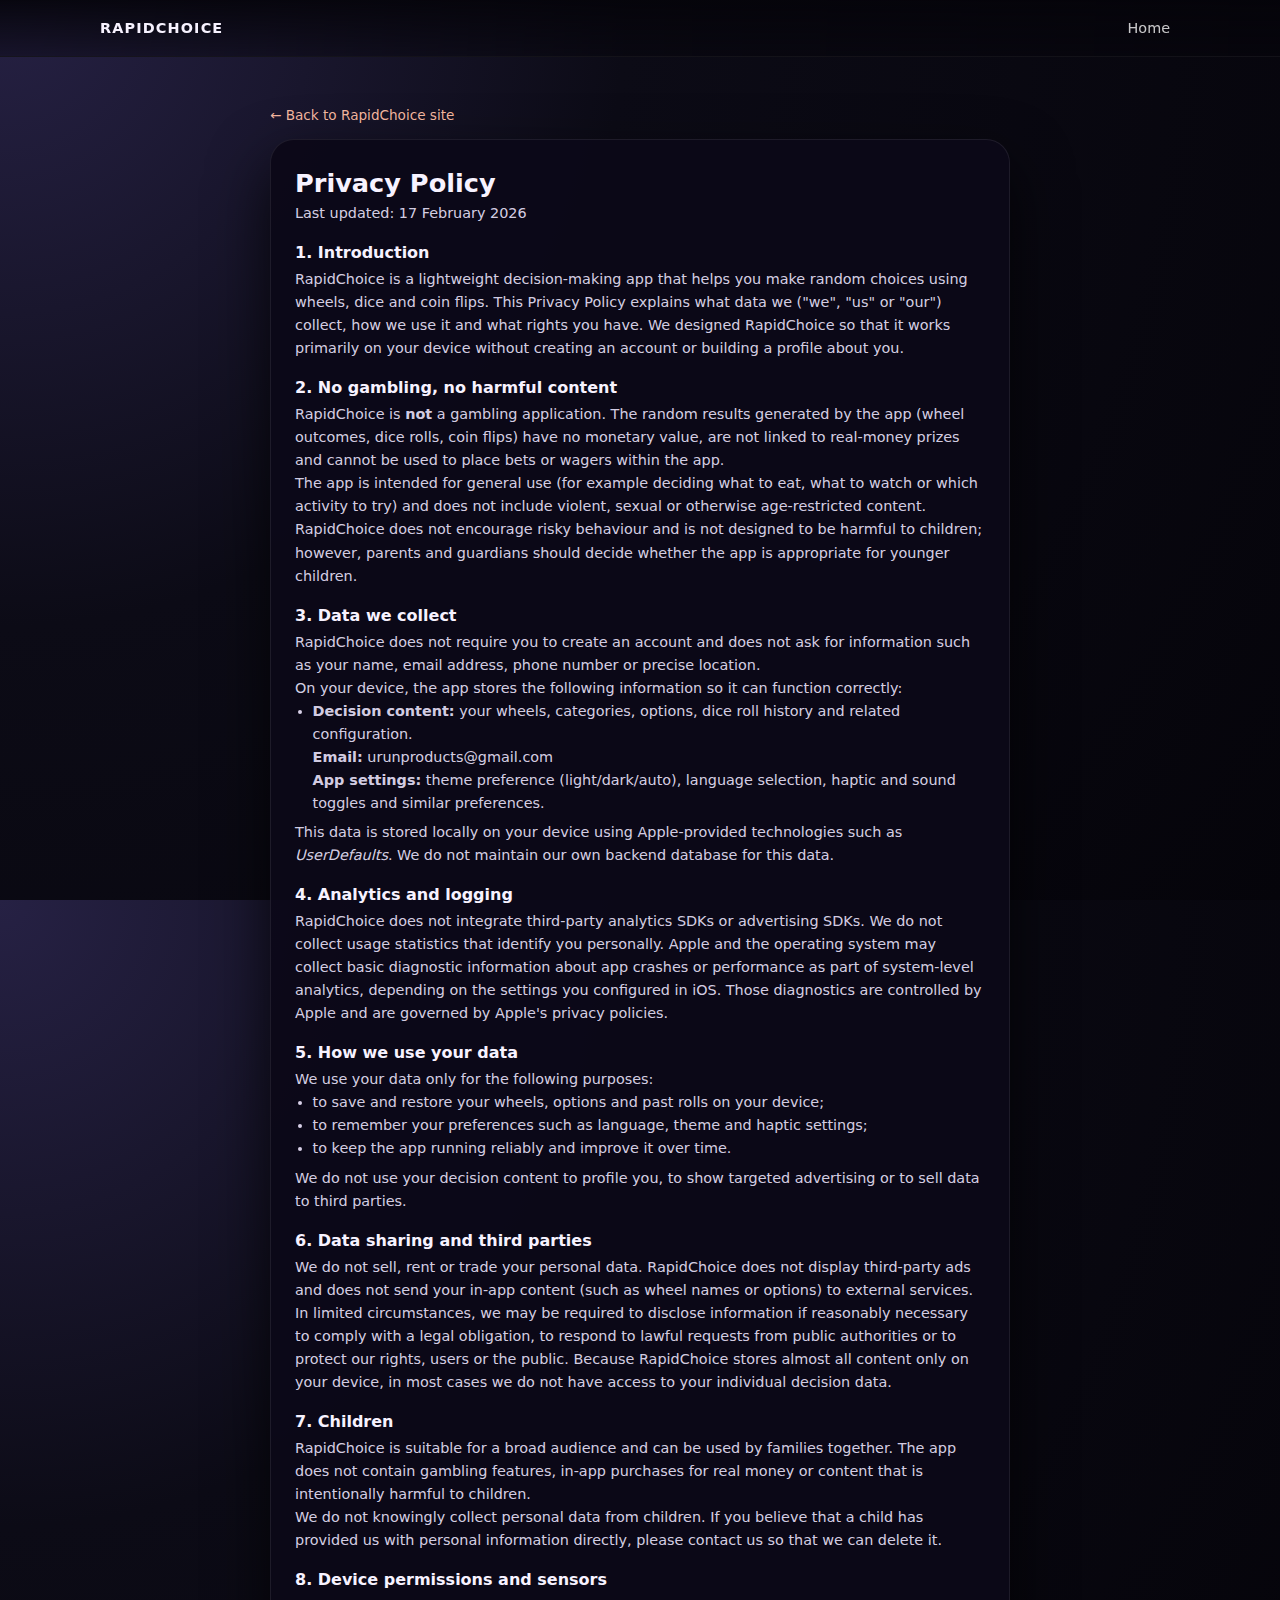
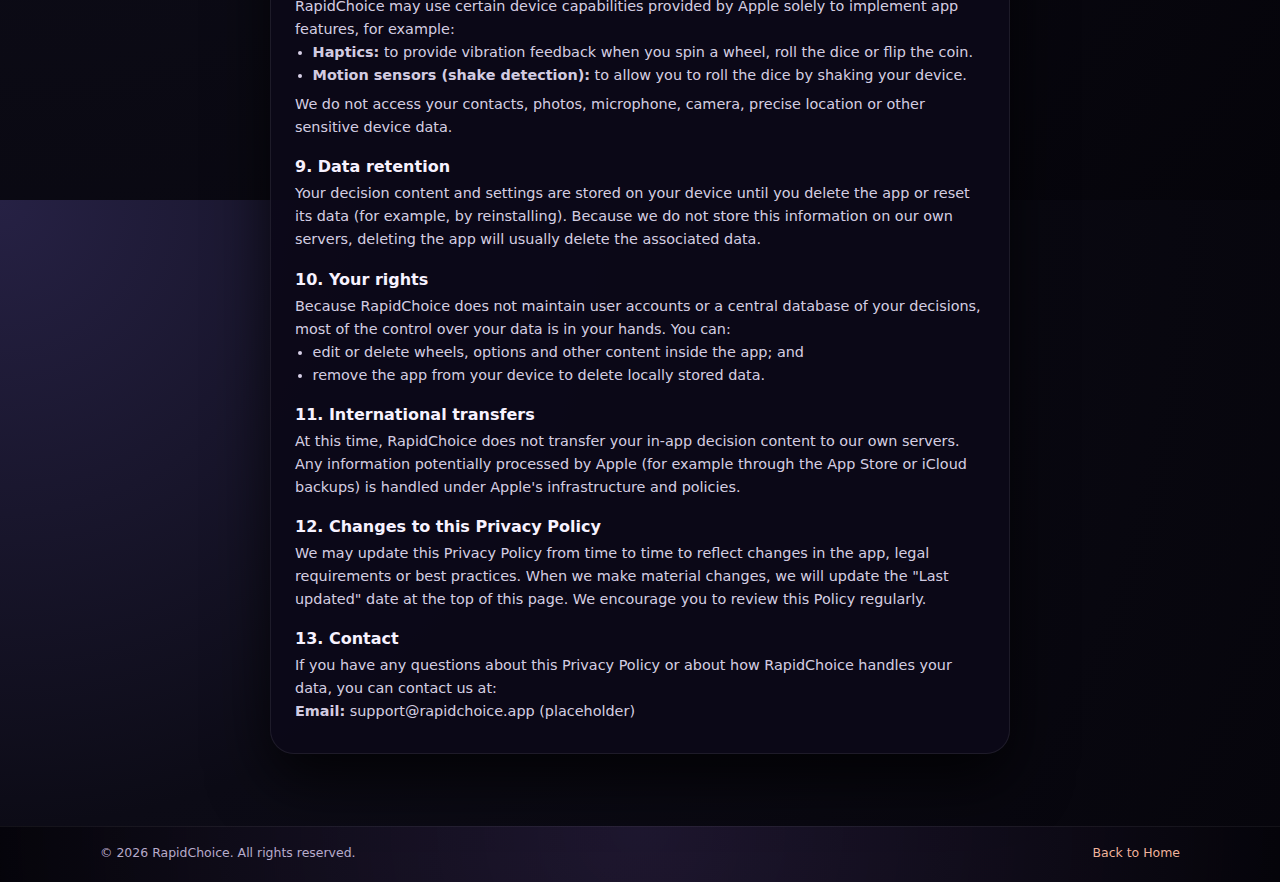
<file: privacy.html>
<!DOCTYPE html>
<html lang="en">
  <head>
    <meta charset="UTF-8" />
    <meta name="viewport" content="width=device-width, initial-scale=1.0" />
    <title>RapidChoice – Privacy Policy</title>
    <link rel="stylesheet" href="styles.css" />
    <style>
      main.privacy-main {
        max-width: 780px;
        margin: 48px auto 72px;
        padding: 0 20px;
      }
      .privacy-card {
        background: rgba(11, 8, 24, 0.96);
        border-radius: 24px;
        border: 1px solid rgba(255, 255, 255, 0.08);
        padding: 28px 24px 30px;
        box-shadow: 0 26px 60px rgba(0, 0, 0, 0.75);
      }
      .privacy-card h1 {
        font-size: 1.6rem;
        margin-bottom: 4px;
      }
      .privacy-meta {
        font-size: 0.8rem;
        color: rgba(230, 220, 255, 0.78);
        margin-bottom: 18px;
      }
      .privacy-card h2 {
        font-size: 1rem;
        margin-top: 18px;
        margin-bottom: 6px;
      }
      .privacy-card p,
      .privacy-card li {
        font-size: 0.9rem;
        line-height: 1.6;
        color: rgba(238, 231, 255, 0.9);
      }
      .privacy-card ul {
        margin-left: 1.1rem;
        margin-bottom: 6px;
      }
      .privacy-back-link {
        display: inline-flex;
        align-items: center;
        gap: 6px;
        font-size: 0.85rem;
        margin-bottom: 16px;
        color: rgba(255, 191, 165, 0.95);
      }
    </style>
  </head>
  <body>
    <header class="site-header">
      <div class="container nav-container">
        <div class="logo">RapidChoice</div>
        <nav class="main-nav">
          <a href="index.html">Home</a>
        </nav>
      </div>
    </header>

    <main class="privacy-main">
      <a class="privacy-back-link" href="index.html">← Back to RapidChoice site</a>
      <section class="privacy-card">
        <h1>Privacy Policy</h1>
        <p class="privacy-meta">Last updated: 17 February 2026</p>

        <h2>1. Introduction</h2>
        <p>
          RapidChoice is a lightweight decision-making app that helps you make random choices using
          wheels, dice and coin flips. This Privacy Policy explains what data we ("we", "us" or
          "our") collect, how we use it and what rights you have. We designed RapidChoice so that it
          works primarily on your device without creating an account or building a profile about
          you.
        </p>

        <h2>2. No gambling, no harmful content</h2>
        <p>
          RapidChoice is <strong>not</strong> a gambling application. The random results generated by
          the app (wheel outcomes, dice rolls, coin flips) have no monetary value, are not linked to
          real-money prizes and cannot be used to place bets or wagers within the app.
        </p>
        <p>
          The app is intended for general use (for example deciding what to eat, what to watch or
          which activity to try) and does not include violent, sexual or otherwise age-restricted
          content. RapidChoice does not encourage risky behaviour and is not designed to be harmful
          to children; however, parents and guardians should decide whether the app is appropriate
          for younger children.
        </p>

        <h2>3. Data we collect</h2>
        <p>
          RapidChoice does not require you to create an account and does not ask for information such
          as your name, email address, phone number or precise location.
        </p>
        <p>On your device, the app stores the following information so it can function correctly:</p>
        <ul>
          <li>
            <strong>Decision content:</strong> your wheels, categories, options, dice roll history
            and related configuration.
		<p><strong>Email:</strong> urunproducts@gmail.com</p>
            <strong>App settings:</strong> theme preference (light/dark/auto), language selection,
            haptic and sound toggles and similar preferences.
          </li>
        </ul>
        <p>
          This data is stored locally on your device using Apple-provided technologies such as
          <em>UserDefaults</em>. We do not maintain our own backend database for this data.
        </p>

        <h2>4. Analytics and logging</h2>
        <p>
          RapidChoice does not integrate third-party analytics SDKs or advertising SDKs. We do not
          collect usage statistics that identify you personally. Apple and the operating system may
          collect basic diagnostic information about app crashes or performance as part of
          system-level analytics, depending on the settings you configured in iOS. Those diagnostics
          are controlled by Apple and are governed by Apple's privacy policies.
        </p>

        <h2>5. How we use your data</h2>
        <p>We use your data only for the following purposes:</p>
        <ul>
          <li>to save and restore your wheels, options and past rolls on your device;</li>
          <li>to remember your preferences such as language, theme and haptic settings;</li>
          <li>to keep the app running reliably and improve it over time.</li>
        </ul>
        <p>
          We do not use your decision content to profile you, to show targeted advertising or to
          sell data to third parties.
        </p>

        <h2>6. Data sharing and third parties</h2>
        <p>
          We do not sell, rent or trade your personal data. RapidChoice does not display
          third‑party ads and does not send your in-app content (such as wheel names or options) to
          external services.
        </p>
        <p>
          In limited circumstances, we may be required to disclose information if reasonably
          necessary to comply with a legal obligation, to respond to lawful requests from public
          authorities or to protect our rights, users or the public. Because RapidChoice stores
          almost all content only on your device, in most cases we do not have access to your
          individual decision data.
        </p>

        <h2>7. Children</h2>
        <p>
          RapidChoice is suitable for a broad audience and can be used by families together. The app
          does not contain gambling features, in-app purchases for real money or content that is
          intentionally harmful to children.
        </p>
        <p>
          We do not knowingly collect personal data from children. If you believe that a child has
          provided us with personal information directly, please contact us so that we can delete it.
        </p>

        <h2>8. Device permissions and sensors</h2>
        <p>
          RapidChoice may use certain device capabilities provided by Apple solely to implement app
          features, for example:
        </p>
        <ul>
          <li>
            <strong>Haptics:</strong> to provide vibration feedback when you spin a wheel, roll the
            dice or flip the coin.
          </li>
          <li>
            <strong>Motion sensors (shake detection):</strong> to allow you to roll the dice by
            shaking your device.
          </li>
        </ul>
        <p>
          We do not access your contacts, photos, microphone, camera, precise location or other
          sensitive device data.
        </p>

        <h2>9. Data retention</h2>
        <p>
          Your decision content and settings are stored on your device until you delete the app or
          reset its data (for example, by reinstalling). Because we do not store this information on
          our own servers, deleting the app will usually delete the associated data.
        </p>

        <h2>10. Your rights</h2>
        <p>
          Because RapidChoice does not maintain user accounts or a central database of your
          decisions, most of the control over your data is in your hands. You can:
        </p>
        <ul>
          <li>edit or delete wheels, options and other content inside the app; and</li>
          <li>remove the app from your device to delete locally stored data.</li>
        </ul>

        <h2>11. International transfers</h2>
        <p>
          At this time, RapidChoice does not transfer your in-app decision content to our own
          servers. Any information potentially processed by Apple (for example through the App Store
          or iCloud backups) is handled under Apple's infrastructure and policies.
        </p>

        <h2>12. Changes to this Privacy Policy</h2>
        <p>
          We may update this Privacy Policy from time to time to reflect changes in the app, legal
          requirements or best practices. When we make material changes, we will update the "Last
          updated" date at the top of this page. We encourage you to review this Policy regularly.
        </p>

        <h2>13. Contact</h2>
        <p>
          If you have any questions about this Privacy Policy or about how RapidChoice handles your
          data, you can contact us at:
        </p>
        <p><strong>Email:</strong> support@rapidchoice.app (placeholder)</p>
      </section>
    </main>

    <footer class="site-footer">
      <div class="container footer-content">
        <span class="footer-copy">© 2026 RapidChoice. All rights reserved.</span>
        <a href="index.html" class="footer-link">Back to Home</a>
      </div>
    </footer>
  </body>
</html>
</file>
<file: styles.css>
* {
	box-sizing: border-box;
	margin: 0;
	padding: 0;
}

html,
body {
	height: 100%;
}

body {
	font-family: system-ui, -apple-system, BlinkMacSystemFont, "SF Pro Text", sans-serif;
	color: #f7f2ff;
	background: radial-gradient(circle at top left, #262144 0, #0c0b16 40%, #05040a 100%);
	-webkit-font-smoothing: antialiased;
}

a {
	text-decoration: none;
	color: inherit;
}

.container {
	width: 100%;
	max-width: 1120px;
	margin: 0 auto;
	padding: 0 20px;
}

.site-header {
	position: sticky;
	top: 0;
	z-index: 20;
	backdrop-filter: blur(18px);
	background: linear-gradient(to bottom, rgba(5, 4, 10, 0.9), rgba(5, 4, 10, 0.4));
	border-bottom: 1px solid rgba(255, 255, 255, 0.06);
}

.nav-container {
	display: flex;
	align-items: center;
	justify-content: space-between;
	padding: 14px 20px;
}

.logo {
	display: inline-flex;
	align-items: center;
	gap: 8px;
	font-weight: 700;
	letter-spacing: 0.08em;
	text-transform: uppercase;
	font-size: 0.9rem;
}

.logo-icon {
	width: 40px;
	height: 40px;
	border-radius: 8px;
	object-fit: cover;
}

.main-nav {
	display: flex;
	gap: 20px;
	font-size: 0.9rem;
}

.main-nav a {
	padding: 6px 10px;
	border-radius: 999px;
	color: rgba(255, 255, 255, 0.78);
	transition: background 0.2s ease, color 0.2s ease;
}

.main-nav a:hover {
	background: rgba(255, 255, 255, 0.08);
	color: #ffffff;
}

.hero {
	padding: 72px 0 64px;
}

.hero-content {
	display: grid;
	grid-template-columns: minmax(0, 1.1fr) minmax(0, 0.9fr);
	gap: 40px;
	align-items: center;
}

.hero-text h1 {
	font-size: clamp(2.3rem, 3vw, 2.9rem);
	line-height: 1.08;
	margin-bottom: 16px;
}

.hero-subtitle {
	color: rgba(244, 238, 255, 0.86);
	font-size: 0.98rem;
	line-height: 1.6;
	max-width: 34rem;
}

.eyebrow {
	letter-spacing: 0.18em;
	text-transform: uppercase;
	color: #ffbfa5;
	font-size: 0.78rem;
	margin-bottom: 10px;
}

.hero-actions {
	margin: 24px 0 18px;
	display: flex;
	flex-wrap: wrap;
	gap: 12px;
}

.btn {
	display: inline-flex;
	align-items: center;
	justify-content: center;
	padding: 10px 18px;
	border-radius: 999px;
	font-size: 0.9rem;
	font-weight: 500;
	border: 1px solid transparent;
	cursor: pointer;
	transition: transform 0.15s ease, box-shadow 0.15s ease, background 0.15s ease,
		border-color 0.15s ease;
}

.btn.primary {
	background: linear-gradient(135deg, #ff7b9c, #ffbfa5);
	color: #1b0f23;
	box-shadow: 0 16px 40px rgba(255, 123, 156, 0.35);
}

.btn.ghost {
	border-color: rgba(255, 255, 255, 0.25);
	color: rgba(255, 255, 255, 0.9);
	background: rgba(255, 255, 255, 0.02);
}

.btn:hover {
	transform: translateY(-1px);
	box-shadow: 0 12px 30px rgba(0, 0, 0, 0.4);
}

.hero-highlights {
	list-style: none;
	margin-top: 12px;
	display: grid;
	grid-template-columns: repeat(2, minmax(0, 230px));
	gap: 10px 18px;
}

.hero-highlights li {
	display: flex;
	align-items: flex-start;
	gap: 8px;
}

.hero-icon {
	font-size: 1.1rem;
	margin-top: 2px;
}

.hero-highlight-copy strong {
	display: block;
	font-size: 0.9rem;
	color: rgba(248, 242, 255, 0.98);
}

.hero-highlight-copy span {
	display: block;
	font-size: 0.8rem;
	color: rgba(235, 226, 255, 0.78);
}

.hero-image {
	display: flex;
	justify-content: center;
}

.phone-frame {
	position: relative;
	width: min(260px, 80vw);
	border-radius: 36px;
	padding: 10px;
	background: radial-gradient(circle at top, #2d223d, #120b1f);
	box-shadow: 0 30px 80px rgba(0, 0, 0, 0.85);
}

.phone-frame img {
	display: block;
	width: 100%;
	border-radius: 28px;
}

.phone-stack {
	position: relative;
	width: min(280px, 86vw);
}

.phone-stack .phone-frame.small {
	position: absolute;
	top: -26px;
	left: -34px;
	width: 52%;
	opacity: 0.85;
	transform: rotate(-6deg);
}

.phone-stack .phone-frame.main {
	margin-left: auto;
}

.features {
	padding: 12px 0 72px;
}

.section-intro {
	text-align: left;
	margin-bottom: 32px;
}

.section-intro h2 {
	font-size: 1.8rem;
	margin-bottom: 10px;
}

.section-subtitle {
	font-size: 0.98rem;
	color: rgba(230, 220, 255, 0.82);
	max-width: 36rem;
}

.feature-section {
	display: grid;
	grid-template-columns: minmax(0, 1.1fr) minmax(0, 0.9fr);
	gap: 40px;
	align-items: center;
	padding: 32px 20px;
	border-top: 1px solid rgba(255, 255, 255, 0.05);
	max-width: 1120px;
	margin: 0 auto;
}

.feature-section.reverse {
	/* Keep the same column layout as default so all screenshots
	   appear in a consistent right-hand column on desktop */
	grid-template-columns: minmax(0, 1.1fr) minmax(0, 0.9fr);
}

.feature-text h3 {
	font-size: 1.4rem;
	margin-bottom: 10px;
}

.feature-text p {
	font-size: 0.95rem;
	color: rgba(234, 225, 255, 0.86);
}

.feature-step {
	font-size: 0.8rem;
	letter-spacing: 0.18em;
	text-transform: uppercase;
	color: rgba(255, 191, 165, 0.95);
	margin-bottom: 8px;
}

.feature-list {
	list-style: none;
	margin-top: 14px;
	display: grid;
	gap: 6px;
	font-size: 0.9rem;
	color: rgba(243, 236, 255, 0.9);
}

.feature-media {
	display: flex;
	justify-content: center;
}

.themes .feature-media {
	justify-content: flex-end;
}

.theme-previews {
	display: flex;
	gap: 14px;
	flex-wrap: wrap;
}

.theme-card {
	background: rgba(18, 13, 34, 0.9);
	border-radius: 18px;
	padding: 10px 10px 12px;
	border: 1px solid rgba(255, 255, 255, 0.08);
	max-width: 200px;
}

.theme-card img {
	display: block;
	width: 100%;
	border-radius: 14px;
	margin-bottom: 6px;
}

.theme-card span {
	font-size: 0.8rem;
	color: rgba(244, 238, 255, 0.9);
}

.site-footer {
	border-top: 1px solid rgba(255, 255, 255, 0.06);
	padding: 18px 0 22px;
	background: radial-gradient(circle at top, rgba(83, 59, 122, 0.28), rgba(5, 4, 10, 0.98));
}

.footer-content {
	display: flex;
	align-items: center;
	justify-content: space-between;
	gap: 10px;
	font-size: 0.78rem;
	color: rgba(230, 220, 255, 0.78);
}

.footer-link {
	color: rgba(255, 191, 165, 0.95);
}

.footer-link.app-store-link {
	padding: 6px 10px;
	border-radius: 999px;
	border: 1px solid rgba(255, 191, 165, 0.5);
	background: rgba(255, 191, 165, 0.08);
}

.footer-about {
	display: flex;
	align-items: center;
	gap: 10px;
	font-size: 0.78rem;
	color: rgba(230, 220, 255, 0.78);
	margin-top: 8px;
}

.footer-about .footer-separator {
	color: rgba(255, 191, 165, 0.8);
}

@media (max-width: 900px) {
	.hero-content,
	.feature-section,
	.feature-section.reverse {
		grid-template-columns: minmax(0, 1fr);
	}

	.hero {
		padding-top: 52px;
	}

	.hero-content {
		gap: 30px;
	}

	.feature-section.reverse .feature-media {
		order: -1;
	}

	.themes .feature-media {
		justify-content: flex-start;
	}
}

@media (max-width: 600px) {
	.nav-container {
		padding-inline: 16px;
	}

	.main-nav {
		gap: 10px;
	}

	.hero-text h1 {
		font-size: 2rem;
	}

	.hero-highlights {
		grid-template-columns: minmax(0, 1fr);
	}

	.footer-content {
		flex-direction: column;
		align-items: flex-start;
	}
}
</file>
